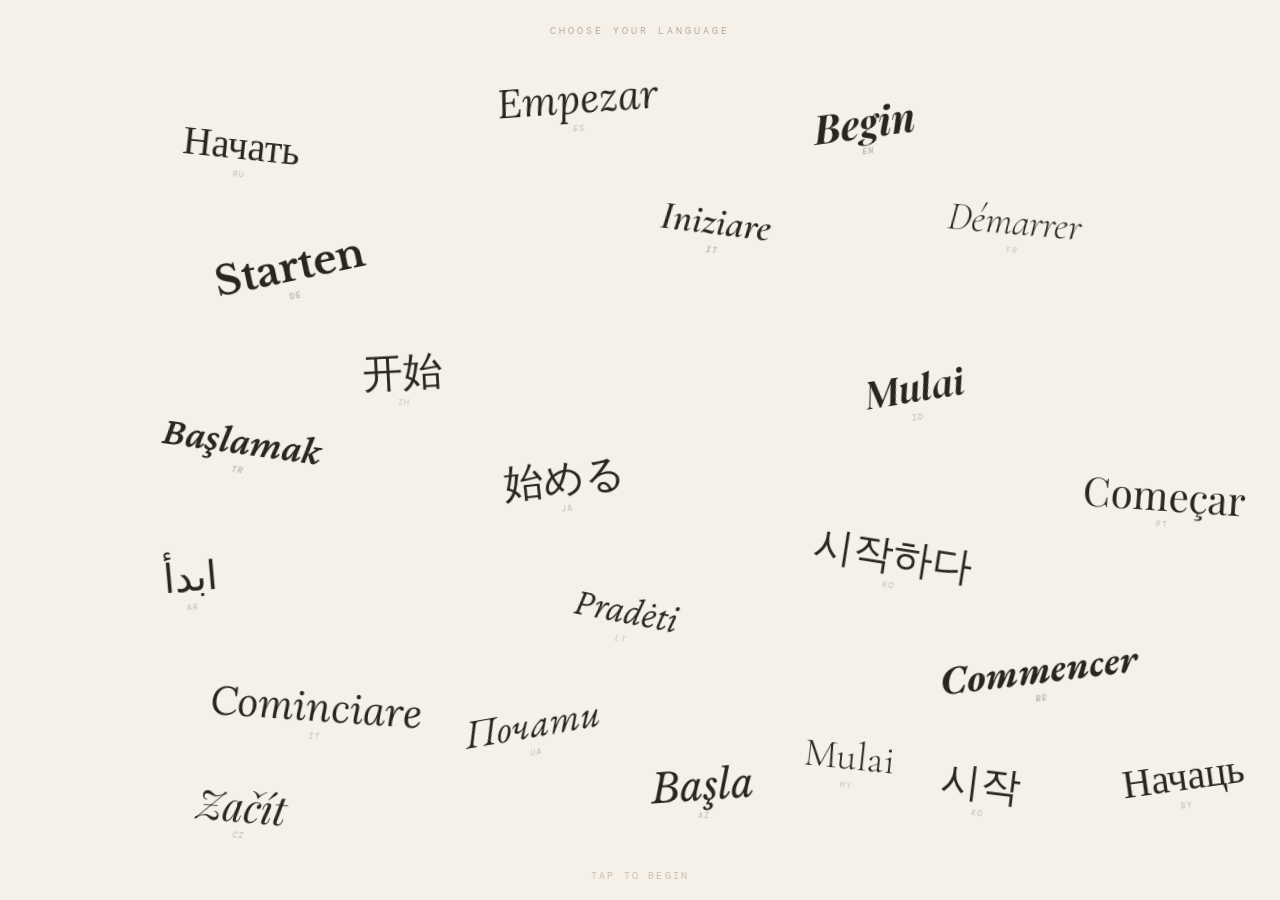
<file: language-start-phone-v2.html>
<!doctype html>
<html lang="en">
  <head>
    <meta charset="utf-8" />
    <meta
      name="viewport"
      content="width=device-width, initial-scale=1, viewport-fit=cover"
    />
    <title>Language Start Phone V2</title>
    <link rel="preconnect" href="https://fonts.googleapis.com" />
    <link rel="preconnect" href="https://fonts.gstatic.com" crossorigin />
    <link
      href="https://fonts.googleapis.com/css2?family=Crimson+Pro:ital,wght@0,300;0,600;1,300&family=Cormorant+Garamond:ital,wght@0,300;0,600;1,300&family=DM+Mono:wght@400;500&family=DM+Serif+Display:ital@0;1&family=EB+Garamond:ital,wght@0,400;0,700;1,400&family=Libre+Baskerville:ital,wght@0,400;0,700;1,400&family=Lora:ital,wght@0,400;0,700;1,400&family=Playfair+Display:ital,wght@0,400;0,700;1,400;1,700&display=swap"
      rel="stylesheet"
    />
    <style>
      :root {
        --bg: #f5f0e8;
        --ink: #2a2520;
        --ink-soft: #b5ac9e;
        --hint: #c8bfaf;
        --active: #000000;
      }

      * {
        box-sizing: border-box;
      }

      html,
      body {
        margin: 0;
        min-height: 100%;
        background: var(--bg);
      }

      body {
        min-height: 100svh;
        color: var(--ink);
        font-family: "DM Mono", monospace;
        overflow: hidden;
      }

      .screen {
        position: relative;
        width: 100%;
        min-height: 100svh;
        overflow: hidden;
        padding: 0 12px;
      }

      .eyebrow {
        position: absolute;
        top: max(24px, env(safe-area-inset-top));
        left: 0;
        right: 0;
        z-index: 3;
        text-align: center;
        font-size: 10px;
        letter-spacing: 0.3em;
        text-transform: uppercase;
        color: var(--ink-soft);
        pointer-events: none;
      }

      .hint {
        position: absolute;
        bottom: calc(18px + env(safe-area-inset-bottom));
        left: 0;
        right: 0;
        z-index: 3;
        text-align: center;
        font-size: 10px;
        letter-spacing: 0.22em;
        text-transform: uppercase;
        color: var(--hint);
        pointer-events: none;
        animation: breathe 3s ease-in-out infinite;
      }

      .word {
        position: absolute;
        z-index: 5;
        min-width: 68px;
        min-height: 48px;
        padding: 7px 9px;
        border: 0;
        border-radius: 18px;
        background: transparent;
        color: var(--ink);
        cursor: pointer;
        user-select: none;
        -webkit-tap-highlight-color: transparent;
        transform: translate(-50%, -50%) rotate(var(--r));
        transform-origin: center center;
        transition:
          opacity 0.22s ease,
          color 0.2s ease,
          transform 0.22s ease,
          background 0.22s ease;
        animation: float-in 0.56s ease both;
      }

      .word:hover {
        color: var(--active);
      }

      .word:active {
        transform: translate(-50%, -50%) rotate(var(--r)) scale(0.98);
      }

      .word:focus-visible {
        outline: 2px solid #000;
        outline-offset: 2px;
      }

      .word.is-selected {
        color: var(--active);
        background: rgba(255, 255, 255, 0.38);
      }

      .screen.has-selection .word:not(.is-selected) {
        opacity: 0.13;
      }

      .main {
        display: block;
        font-size: clamp(24px, 5.5vw, 40px);
        line-height: 1;
        white-space: nowrap;
        text-align: center;
      }

      .sub {
        display: block;
        margin-top: 4px;
        font-family: "DM Mono", monospace;
        font-size: 8px;
        letter-spacing: 0.14em;
        text-transform: uppercase;
        color: #bbb;
        text-align: center;
      }

      @keyframes float-in {
        from {
          opacity: 0;
          transform: translate(-50%, calc(-50% + 16px)) rotate(var(--r)) scale(0.92);
        }
        to {
          opacity: 1;
          transform: translate(-50%, -50%) rotate(var(--r));
        }
      }

      @keyframes breathe {
        0%,
        100% {
          opacity: 0.3;
        }
        50% {
          opacity: 0.85;
        }
      }
    </style>
  </head>
  <body>
    <main class="screen" id="screen">
      <span class="eyebrow">choose your language</span>
      <span class="hint">tap to begin</span>
    </main>

    <script>
      const fonts = {
        pl: "'Playfair Display', serif",
        dm: "'DM Serif Display', serif",
        co: "'Cormorant Garamond', serif",
        lb: "'Libre Baskerville', serif",
        lo: "'Lora', serif",
        eb: "'EB Garamond', serif",
        cr: "'Crimson Pro', serif",
        se: "serif",
      };

      const languages = [
        { word: "Begin", code: "EN", font: "pl", weight: 700, style: "italic", size: 42, x: 68, y: 7, r: "-8deg" },
        { word: "Начать", code: "RU", font: "dm", weight: 400, style: "normal", size: 35, x: 18, y: 10, r: "6deg" },
        { word: "Empezar", code: "ES", font: "lo", weight: 400, style: "italic", size: 37, x: 45, y: 4, r: "-4deg" },
        { word: "Démarrer", code: "FR", font: "co", weight: 300, style: "italic", size: 42, x: 80, y: 20, r: "5deg" },
        { word: "Starten", code: "DE", font: "lb", weight: 700, style: "normal", size: 30, x: 22, y: 26, r: "-12deg" },
        { word: "Iniziare", code: "IT", font: "co", weight: 600, style: "italic", size: 38, x: 56, y: 20, r: "7deg" },
        { word: "开始", code: "ZH", font: "se", weight: 300, style: "normal", size: 50, x: 25, y: 37, r: "-3deg" },
        { word: "Mulai", code: "ID", font: "dm", weight: 400, style: "italic", size: 31, x: 72, y: 42, r: "-9deg" },
        { word: "Başlamak", code: "TR", font: "cr", weight: 600, style: "italic", size: 28, x: 18, y: 49, r: "8deg" },
        { word: "Começar", code: "PT", font: "pl", weight: 400, style: "normal", size: 32, x: 92, y: 56, r: "4deg" },
        { word: "始める", code: "JA", font: "se", weight: 400, style: "normal", size: 34, x: 44, y: 54, r: "-6deg" },
        { word: "시작하다", code: "KO", font: "se", weight: 400, style: "normal", size: 29, x: 71, y: 66, r: "9deg" },
        { word: "ابدأ", code: "AR", font: "se", weight: 400, style: "normal", size: 40, x: 14, y: 67, r: "-5deg" },
        { word: "Pradėti", code: "LT", font: "cr", weight: 300, style: "italic", size: 31, x: 50, y: 74, r: "11deg" },
        { word: "Commencer", code: "BE", font: "eb", weight: 700, style: "italic", size: 28, x: 82, y: 79, r: "-7deg" },
        { word: "Cominciare", code: "IT", font: "lo", weight: 400, style: "italic", size: 28, x: 24, y: 84, r: "4deg" },
        { word: "Почати", code: "UA", font: "eb", weight: 400, style: "italic", size: 31, x: 39, y: 86, r: "-10deg" },
        { word: "Mulai", code: "MY", font: "co", weight: 300, style: "normal", size: 35, x: 68, y: 89, r: "6deg" },
        { word: "Начаць", code: "BY", font: "dm", weight: 400, style: "normal", size: 29, x: 96, y: 92, r: "-8deg" },
        { word: "Začít", code: "CZ", font: "pl", weight: 400, style: "italic", size: 33, x: 18, y: 97, r: "5deg" },
        { word: "Başla", code: "AZ", font: "lb", weight: 400, style: "italic", size: 27, x: 47, y: 98, r: "-4deg" },
        { word: "시작", code: "KO", font: "se", weight: 400, style: "normal", size: 38, x: 70, y: 98, r: "7deg" }
      ];

      const screen = document.getElementById("screen");
      const words = [];

      function parseAngle(value) {
        return (Number.parseFloat(value) || 0) * (Math.PI / 180);
      }

      function rotatedBoxSize(width, height, angle) {
        const cos = Math.abs(Math.cos(angle));
        const sin = Math.abs(Math.sin(angle));
        return {
          width: width * cos + height * sin + 10,
          height: width * sin + height * cos + 10,
        };
      }

      function intersects(a, b, gap = 6) {
        return !(
          a.right + gap < b.left ||
          a.left > b.right + gap ||
          a.bottom + gap < b.top ||
          a.top > b.bottom + gap
        );
      }

      function clamp(value, min, max) {
        return Math.min(max, Math.max(min, value));
      }

      function findPlacement(targetX, targetY, box, bounds, placed) {
        const maxRadius = Math.max(bounds.width, bounds.height);
        let best = null;

        const evaluate = (centerX, centerY) => {
          const left = centerX - box.width / 2;
          const top = centerY - box.height / 2;
          const rect = {
            left,
            top,
            right: left + box.width,
            bottom: top + box.height,
            centerX,
            centerY,
          };

          const overlapCount = placed.reduce(
            (count, candidate) => count + (intersects(rect, candidate) ? 1 : 0),
            0,
          );
          const distance =
            Math.abs(centerX - targetX) * 0.95 + Math.abs(centerY - targetY) * 1.1;
          const score = overlapCount * 10000 + distance;

          if (!best || score < best.score) {
            best = { rect, score };
          }

          return overlapCount === 0;
        };

        if (evaluate(targetX, targetY)) {
          return best.rect;
        }

        for (let radius = 10; radius <= maxRadius; radius += 10) {
          for (let step = 0; step < 18; step += 1) {
            const angle = (Math.PI * 2 * step) / 18;
            const centerX = clamp(
              targetX + Math.cos(angle) * radius,
              bounds.left + box.width / 2,
              bounds.right - box.width / 2,
            );
            const centerY = clamp(
              targetY + Math.sin(angle) * radius * 0.82,
              bounds.top + box.height / 2,
              bounds.bottom - box.height / 2,
            );

            if (evaluate(centerX, centerY)) {
              return best.rect;
            }
          }
        }

        return best.rect;
      }

      function layoutWords() {
        const width = screen.clientWidth;
        const height = screen.clientHeight;
        const topInset = 76;
        const bottomInset = 64;
        const sideInset = 16;
        const bounds = {
          left: sideInset,
          top: topInset,
          right: width - sideInset,
          bottom: height - bottomInset,
          width: width - sideInset * 2,
          height: height - topInset - bottomInset,
        };
        const placed = [];

        const items = words
          .map((item) => {
            const angle = parseAngle(item.data.r);
            const measuredWidth = item.button.offsetWidth;
            const measuredHeight = item.button.offsetHeight;
            const box = rotatedBoxSize(measuredWidth, measuredHeight, angle);

            return {
              ...item,
              angle,
              box,
              area: box.width * box.height,
            };
          })
          .sort((a, b) => b.area - a.area || a.data.y - b.data.y);

        items.forEach((item) => {
          const targetX = bounds.left + (bounds.width * item.data.x) / 100;
          const targetY = bounds.top + (bounds.height * item.data.y) / 100;
          const rect = findPlacement(targetX, targetY, item.box, bounds, placed);

          item.button.style.left = `${rect.centerX}px`;
          item.button.style.top = `${rect.centerY}px`;
          placed.push(rect);
        });
      }

      let resizeFrame = 0;

      function requestLayout() {
        if (resizeFrame) {
          cancelAnimationFrame(resizeFrame);
        }
        resizeFrame = requestAnimationFrame(layoutWords);
      }

      languages.forEach((language, index) => {
        const button = document.createElement("button");
        button.className = "word";
        button.type = "button";
        button.style.setProperty("--r", language.r);
        button.style.fontFamily = fonts[language.font];
        button.style.fontWeight = language.weight;
        button.style.fontStyle = language.style;
        button.style.fontSize = `${language.size}px`;
        button.style.animationDelay = `${index * 0.038}s`;
        button.setAttribute("aria-label", `Select ${language.code}`);
        button.innerHTML = `<span class="main">${language.word}</span><span class="sub">${language.code}</span>`;

        button.addEventListener("click", () => {
          screen.classList.add("has-selection");
          document.querySelectorAll(".word").forEach((item) => {
            item.classList.remove("is-selected");
          });
          button.classList.add("is-selected");
          history.replaceState({}, "", `#${language.code.toLowerCase()}`);
        });

        screen.appendChild(button);
        words.push({ button, data: language, index });
      });

      if (document.fonts && document.fonts.ready) {
        document.fonts.ready.then(requestLayout);
      } else {
        window.addEventListener("load", requestLayout, { once: true });
      }

      window.addEventListener("resize", requestLayout);
    </script>
  </body>
</html>
</file>
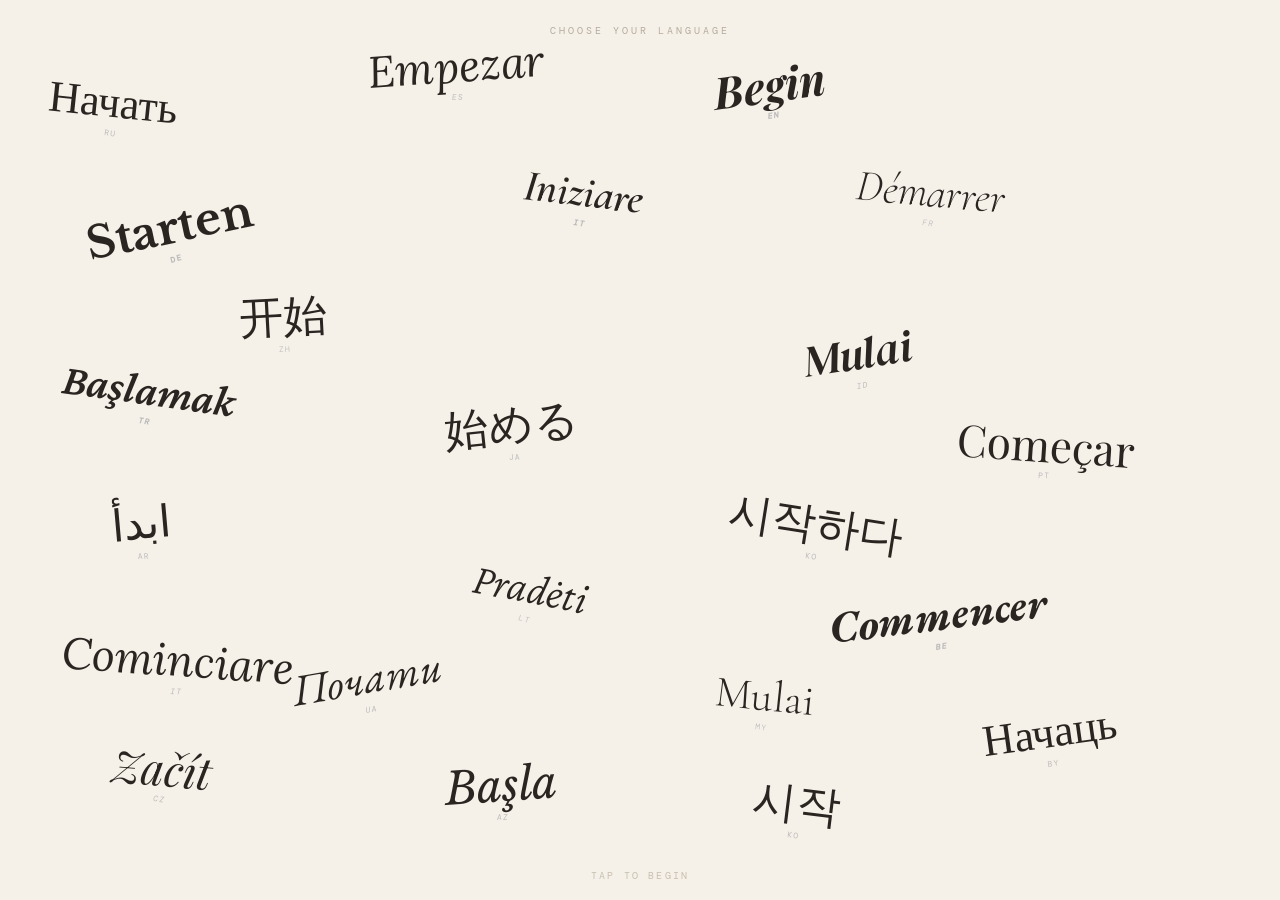
<file: language-start-test.html>
<!doctype html>
<html lang="en">
  <head>
    <meta charset="utf-8" />
    <meta
      name="viewport"
      content="width=device-width, initial-scale=1, viewport-fit=cover"
    />
    <title>Language Start Test</title>
    <link rel="preconnect" href="https://fonts.googleapis.com" />
    <link rel="preconnect" href="https://fonts.gstatic.com" crossorigin />
    <link
      href="https://fonts.googleapis.com/css2?family=Crimson+Pro:ital,wght@0,300;0,600;1,300&family=Cormorant+Garamond:ital,wght@0,300;0,600;1,300&family=DM+Mono:wght@400;500&family=DM+Serif+Display:ital@0;1&family=EB+Garamond:ital,wght@0,400;0,700;1,400&family=Libre+Baskerville:ital,wght@0,400;0,700;1,400&family=Lora:ital,wght@0,400;0,700;1,400&family=Playfair+Display:ital,wght@0,400;0,700;1,400;1,700&display=swap"
      rel="stylesheet"
    />
    <style>
      :root {
        --bg: #f5f0e8;
        --ink: #2a2520;
        --ink-soft: #b5ac9e;
        --hint: #c8bfaf;
        --active: #000000;
      }

      * {
        box-sizing: border-box;
      }

      html,
      body {
        margin: 0;
        min-height: 100%;
        background: var(--bg);
      }

      body {
        min-height: 100svh;
        color: var(--ink);
        font-family: "DM Mono", monospace;
        overflow: hidden;
      }

      .screen {
        position: relative;
        width: 100%;
        min-height: 100svh;
        overflow: hidden;
      }

      .eyebrow {
        position: absolute;
        top: max(24px, env(safe-area-inset-top));
        left: 0;
        right: 0;
        z-index: 3;
        text-align: center;
        font-size: 10px;
        letter-spacing: 0.3em;
        text-transform: uppercase;
        color: var(--ink-soft);
        pointer-events: none;
      }

      .hint {
        position: absolute;
        bottom: calc(18px + env(safe-area-inset-bottom));
        left: 0;
        right: 0;
        z-index: 3;
        text-align: center;
        font-size: 10px;
        letter-spacing: 0.22em;
        text-transform: uppercase;
        color: var(--hint);
        pointer-events: none;
        animation: breathe 3s ease-in-out infinite;
      }

      .word {
        position: absolute;
        z-index: 5;
        min-width: 76px;
        min-height: 52px;
        padding: 8px 10px;
        border: 0;
        border-radius: 18px;
        background: transparent;
        color: var(--ink);
        cursor: pointer;
        user-select: none;
        -webkit-tap-highlight-color: transparent;
        transform: rotate(var(--r));
        transform-origin: center center;
        transition:
          opacity 0.22s ease,
          color 0.2s ease,
          transform 0.22s ease,
          background 0.22s ease;
        animation: float-in 0.56s ease both;
      }

      .word:hover {
        color: var(--active);
      }

      .word:active {
        transform: rotate(var(--r)) scale(0.98);
      }

      .word:focus-visible {
        outline: 2px solid #000;
        outline-offset: 2px;
      }

      .word.is-selected {
        color: var(--active);
        background: rgba(255, 255, 255, 0.38);
      }

      .screen.has-selection .word:not(.is-selected) {
        opacity: 0.13;
      }

      .main {
        display: block;
        font-size: clamp(26px, 6vw, 44px);
        line-height: 1;
        white-space: nowrap;
        text-align: center;
      }

      .sub {
        display: block;
        margin-top: 4px;
        font-family: "DM Mono", monospace;
        font-size: 8px;
        letter-spacing: 0.14em;
        text-transform: uppercase;
        color: #bbb;
        text-align: center;
      }

      @keyframes float-in {
        from {
          opacity: 0;
          transform: rotate(var(--r)) translateY(16px) scale(0.92);
        }
        to {
          opacity: 1;
          transform: rotate(var(--r));
        }
      }

      @keyframes breathe {
        0%,
        100% {
          opacity: 0.3;
        }
        50% {
          opacity: 0.85;
        }
      }
    </style>
  </head>
  <body>
    <main class="screen" id="screen">
      <span class="eyebrow">choose your language</span>
      <span class="hint">tap to begin</span>
    </main>

    <script>
      const fonts = {
        pl: "'Playfair Display', serif",
        dm: "'DM Serif Display', serif",
        co: "'Cormorant Garamond', serif",
        lb: "'Libre Baskerville', serif",
        lo: "'Lora', serif",
        eb: "'EB Garamond', serif",
        cr: "'Crimson Pro', serif",
        se: "serif",
      };

      const languages = [
        { word: "Begin", code: "EN", font: "pl", weight: 700, style: "italic", size: 44, x: 55, y: 6, r: "-8deg" },
        { word: "Начать", code: "RU", font: "dm", weight: 400, style: "normal", size: 36, x: 3, y: 8, r: "6deg" },
        { word: "Empezar", code: "ES", font: "lo", weight: 400, style: "italic", size: 38, x: 28, y: 4, r: "-4deg" },
        { word: "Démarrer", code: "FR", font: "co", weight: 300, style: "italic", size: 46, x: 66, y: 18, r: "5deg" },
        { word: "Starten", code: "DE", font: "lb", weight: 700, style: "normal", size: 28, x: 6, y: 22, r: "-12deg" },
        { word: "Iniziare", code: "IT", font: "co", weight: 600, style: "italic", size: 40, x: 40, y: 18, r: "7deg" },
        { word: "开始", code: "ZH", font: "se", weight: 300, style: "normal", size: 54, x: 18, y: 32, r: "-3deg" },
        { word: "Mulai", code: "ID", font: "dm", weight: 400, style: "italic", size: 32, x: 62, y: 36, r: "-9deg" },
        { word: "Başlamak", code: "TR", font: "cr", weight: 600, style: "italic", size: 26, x: 4, y: 40, r: "8deg" },
        { word: "Começar", code: "PT", font: "pl", weight: 400, style: "normal", size: 34, x: 74, y: 46, r: "4deg" },
        { word: "始める", code: "JA", font: "se", weight: 400, style: "normal", size: 34, x: 34, y: 44, r: "-6deg" },
        { word: "시작하다", code: "KO", font: "se", weight: 400, style: "normal", size: 30, x: 56, y: 55, r: "9deg" },
        { word: "ابدأ", code: "AR", font: "se", weight: 400, style: "normal", size: 44, x: 8, y: 55, r: "-5deg" },
        { word: "Pradėti", code: "LT", font: "cr", weight: 300, style: "italic", size: 30, x: 36, y: 62, r: "11deg" },
        { word: "Commencer", code: "BE", font: "eb", weight: 700, style: "italic", size: 28, x: 64, y: 65, r: "-7deg" },
        { word: "Cominciare", code: "IT", font: "lo", weight: 400, style: "italic", size: 26, x: 4, y: 70, r: "4deg" },
        { word: "Почати", code: "UA", font: "eb", weight: 400, style: "italic", size: 32, x: 22, y: 72, r: "-10deg" },
        { word: "Mulai", code: "MY", font: "co", weight: 300, style: "normal", size: 36, x: 55, y: 74, r: "6deg" },
        { word: "Начаць", code: "BY", font: "dm", weight: 400, style: "normal", size: 28, x: 76, y: 78, r: "-8deg" },
        { word: "Začít", code: "CZ", font: "pl", weight: 400, style: "italic", size: 34, x: 8, y: 82, r: "5deg" },
        { word: "Başla", code: "AZ", font: "lb", weight: 400, style: "italic", size: 26, x: 34, y: 84, r: "-4deg" },
        { word: "시작", code: "KO", font: "se", weight: 400, style: "normal", size: 40, x: 58, y: 86, r: "7deg" },
      ];

      const screen = document.getElementById("screen");

      languages.forEach((language, index) => {
        const button = document.createElement("button");
        button.className = "word";
        button.type = "button";
        button.style.left = `${language.x}%`;
        button.style.top = `${language.y}%`;
        button.style.setProperty("--r", language.r);
        button.style.fontFamily = fonts[language.font];
        button.style.fontWeight = language.weight;
        button.style.fontStyle = language.style;
        button.style.fontSize = `${language.size}px`;
        button.style.animationDelay = `${index * 0.038}s`;
        button.setAttribute("aria-label", `Select ${language.code}`);
        button.innerHTML = `<span class="main">${language.word}</span><span class="sub">${language.code}</span>`;

        button.addEventListener("click", () => {
          screen.classList.add("has-selection");
          document.querySelectorAll(".word").forEach((item) => {
            item.classList.remove("is-selected");
          });
          button.classList.add("is-selected");
          history.replaceState({}, "", `#${language.code.toLowerCase()}`);
        });

        screen.appendChild(button);
      });
    </script>
  </body>
</html>
</file>
